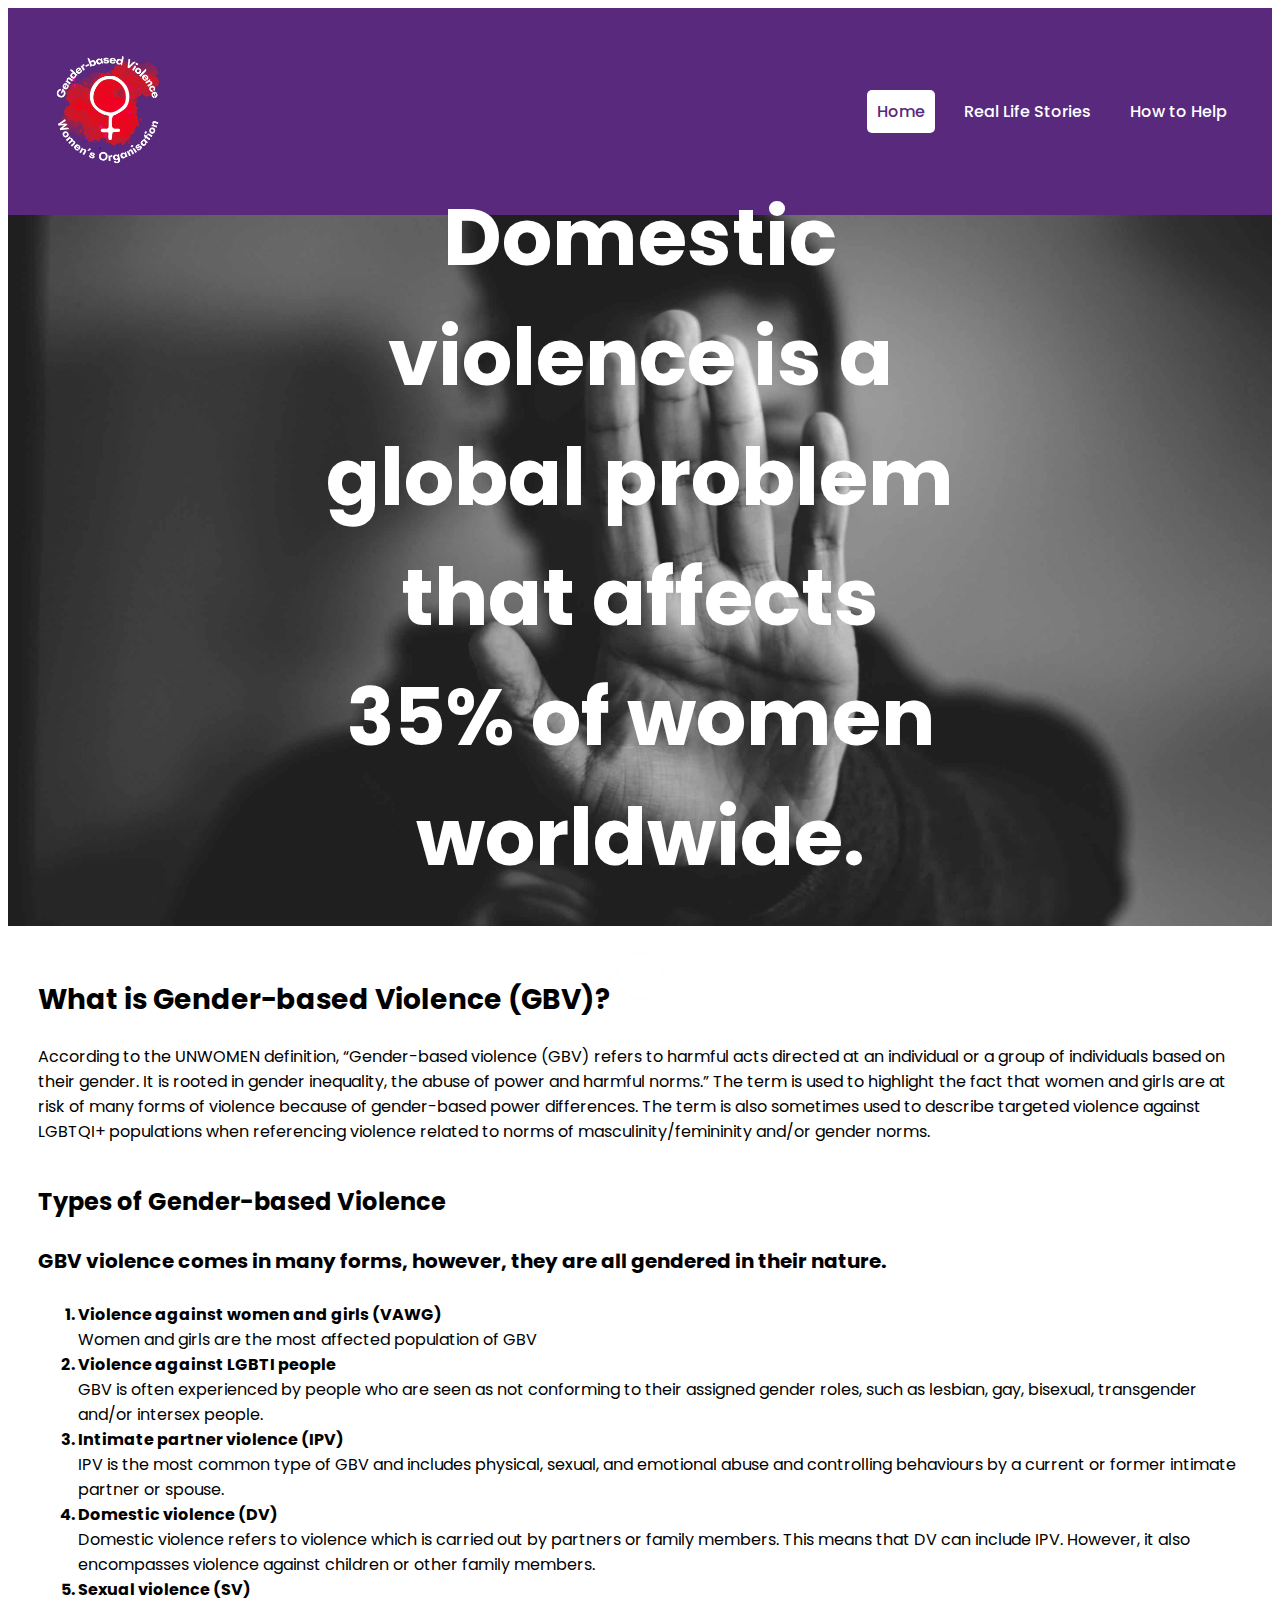
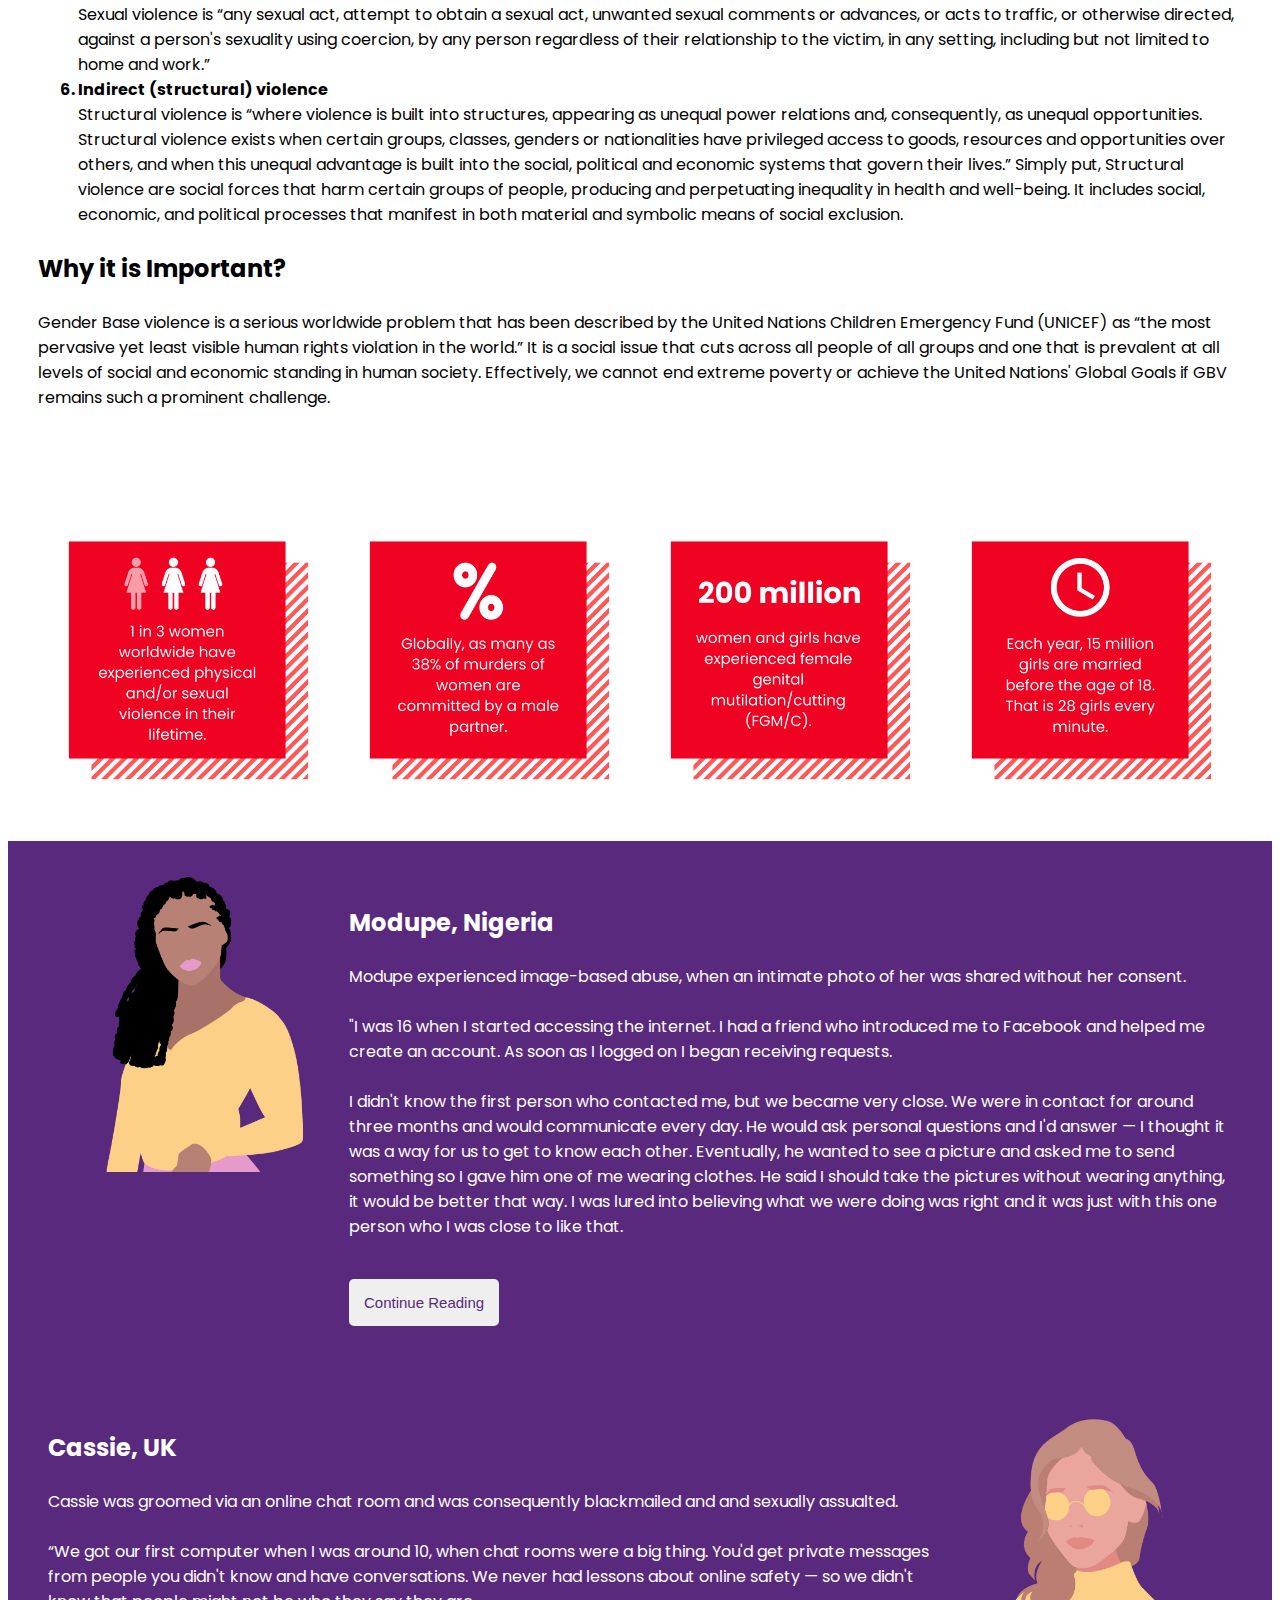
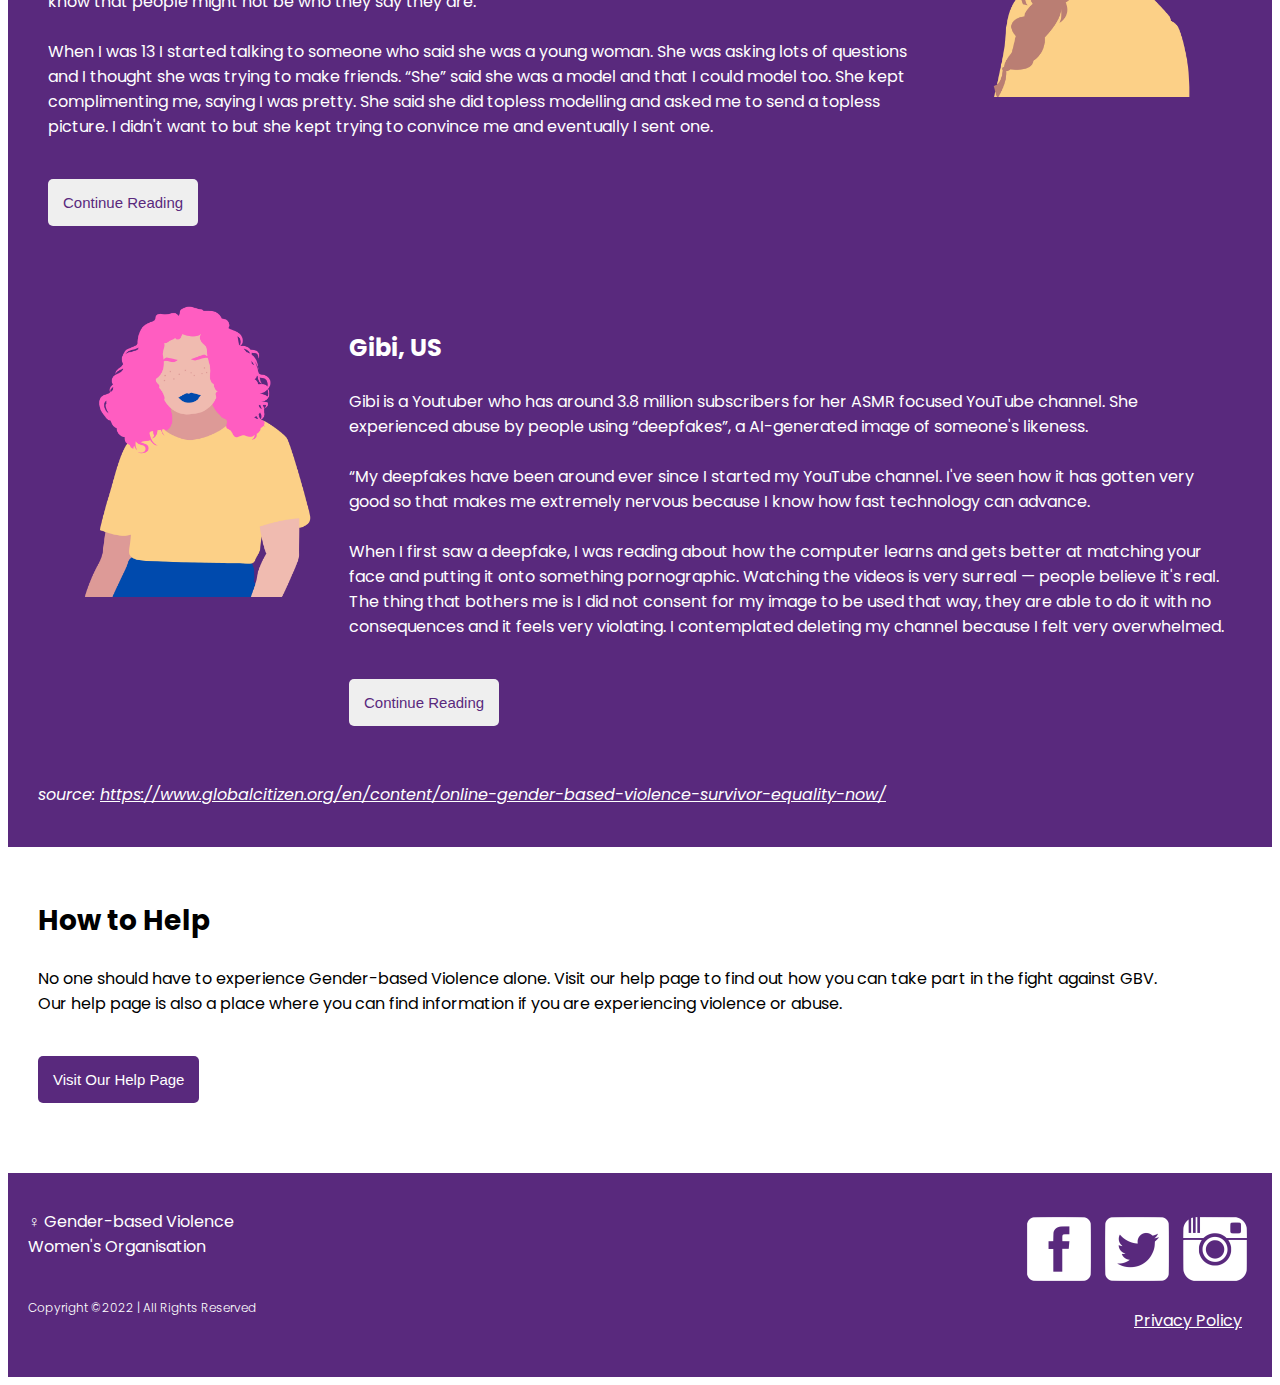
<file: index.html>
<!DOCTYPE html>
<html lang="en">

<head>
    <title>Gender-based Violence | Women's Organisation</title>
    <link rel="stylesheet" href="./css/main.css" />
    <link rel="stylesheet" href="https://fonts.googleapis.com/css2?family=Poppins">
</head>

<body>
    <header>
        <div class="nav-container">
            <nav>
                <div>
                    <img src="images/logo.png" alt="logo" class="logo"></img>
                </div>
                <input type="checkbox" id="nav-toggle">
                <label for="nav-toggle" class="burger-menu">
                    <img src="images/menu.png" alt="menu icon">
                </label>
                <div class="right-menu">
                    <a class="right-menu-active" href="./index.html">Home</a>
                    <a href="./real-life-stories.html">Real Life Stories</a>
                    <a href="./how-to-help.html">How to Help</a>
                </div>
            </nav>
        </div>
    </header>

    <main>
        <div class="hero">
            <img src="images/GBV-10.jpg" alt="woman putting hand out to cover her face" width="100%"></img>
            <div class="centered">
                <h1>Domestic violence is a global problem that affects 35% of women worldwide.</h1>

                <a href="#intro">
                    <img src="images/scroll-button.png" alt="scroll down button" width="8%">
                </a>
            </div>
        </div>

        <div id="intro" class="intro">
            <h2>What is Gender-based Violence (GBV)?</h2>
            <p>According to the UNWOMEN definition, “Gender-based violence (GBV) refers to harmful acts directed at
                an
                individual or a group of individuals based on their gender. It is rooted in gender inequality, the
                abuse
                of
                power and harmful norms.” The term is used to highlight the fact that women and girls are at risk of
                many
                forms of violence because of gender-based power differences. The term is also sometimes used to
                describe
                targeted violence against LGBTQI+ populations when referencing violence related to norms of
                masculinity/femininity and/or gender norms.</p>

            <h3>Types of Gender-based Violence</h3>
            <h4>GBV violence comes in many forms, however, they are all gendered in their nature.</h4>

            <div>
                <ol>
                    <b>
                        <li>Violence against women and girls (VAWG)</li>
                    </b>
                    Women and girls are the most affected population of GBV

                    <b>
                        <li>Violence against LGBTI people</li>
                    </b>
                    GBV is often experienced by people who are seen as not conforming to their assigned gender
                    roles,
                    such
                    as
                    lesbian, gay, bisexual, transgender and/or intersex people.

                    <b>
                        <li>Intimate partner violence (IPV)</li>
                    </b>
                    IPV is the most common type of GBV and includes physical, sexual, and emotional abuse and
                    controlling
                    behaviours by a current or former intimate partner or spouse.

                    <b>
                        <li>Domestic violence (DV)</li>
                    </b>
                    Domestic violence refers to violence which is carried out by partners or family members. This
                    means
                    that
                    DV
                    can include IPV. However, it also encompasses violence against children or other family members.

                    <b>
                        <li>Sexual violence (SV)</li>
                    </b>
                    Sexual violence is “any sexual act, attempt to obtain a sexual act, unwanted sexual comments or
                    advances, or
                    acts to traffic, or otherwise directed, against a person's sexuality using coercion, by any
                    person
                    regardless of their relationship to the victim, in any setting, including but not limited to
                    home
                    and
                    work.”

                    <b>
                        <li>Indirect (structural) violence</li>
                    </b>
                    Structural violence is “where violence is built into structures, appearing as unequal power
                    relations
                    and,
                    consequently, as unequal opportunities. Structural violence exists when certain groups, classes,
                    genders
                    or
                    nationalities have privileged access to goods, resources and opportunities over others, and when
                    this
                    unequal advantage is built into the social, political and economic systems that govern their
                    lives.”
                    Simply
                    put, Structural violence are social forces that harm certain groups of people, producing and
                    perpetuating
                    inequality in health and well-being. It includes social, economic, and political processes that
                    manifest
                    in
                    both material and symbolic means of social exclusion.
                </ol>
            </div>

            <h3>Why it is Important?</h3>
            <p>Gender Base violence is a serious worldwide problem that has been described by the United Nations
                Children
                Emergency Fund (UNICEF) as “the most pervasive yet least visible human rights violation in the
                world.”
                It is
                a social issue that cuts across all people of all groups and one that is prevalent at all levels of
                social
                and economic standing in human society. Effectively, we cannot end extreme poverty or achieve the
                United
                Nations' Global Goals if GBV remains such a prominent challenge.</p>
        </div>

        <div class="index-stats">
            <img src="images/stat-1.png" alt="statistic"></img>
            <img src="images/stat-2.png" alt="statistic"></img>
            <img src="images/stat-3.png" alt="statistic"></img>
            <img src="images/stat-4.png" alt="statistic"></img>
        </div>

        <div class="media">
            <div class="image"><img src="images/girl-3.png" alt="graphic of a woman"></img></div>
            <div class="text">
                <h3>Modupe, Nigeria</h3>
                <p>Modupe experienced image-based abuse, when an intimate photo of her was shared without her
                    consent.
                    <br><br>
                    "I was 16 when I started accessing the internet. I had a friend who introduced me to
                    Facebook
                    and
                    helped
                    me create an account. As soon as I logged on I began receiving requests. <br><br>
                    I didn't know the first person who contacted me, but we became very close. We were in
                    contact
                    for
                    around
                    three months and would communicate every day. He would ask personal questions and I'd answer
                    — I
                    thought
                    it was a way for us to get to know each other. Eventually, he wanted to see a picture and
                    asked
                    me
                    to
                    send something so I gave him one of me wearing clothes. He said I should take the pictures
                    without
                    wearing anything, it would be better that way. I was lured into believing what we were doing
                    was
                    right
                    and it was just with this one person who I was close to like that.
                </p>
                <a href="./real-life-stories.html#Modupe"><button class="button index-stories-button">Continue
                        Reading</button></a>
            </div>
        </div>

        <div class="media flipped">
            <div class="image"><img src="images/girl-2.png" alt="graphic of a woman"></img></div>
            <div class="text">
                <h3>Cassie, UK</h3>
                <p>Cassie was groomed via an online chat room and was consequently blackmailed and and sexually
                    assualted.
                    <br><br>
                    “We got our first computer when I was around 10, when chat rooms were a big thing. You'd get
                    private
                    messages from people you didn't know and have conversations. We never had lessons about online
                    safety —
                    so we didn't know that people might not be who they say they are. <br><br>
                    When I was 13 I started talking to someone who said she was a young woman. She was asking lots
                    of
                    questions and I thought she was trying to make friends. “She” said she was a model and that I
                    could
                    model too. She kept complimenting me, saying I was pretty. She said she did topless modelling
                    and
                    asked
                    me to send a topless picture. I didn't want to but she kept trying to convince me and eventually
                    I
                    sent
                    one.
                </p>
                <a href="./real-life-stories.html#Cassie"><button class="button index-stories-button">Continue
                    Reading</button></a>
            </div>
        </div>

        <div class="media">
            <div class="image"><img class="image" src="images/girl-1.png" alt="graphic of a woman"></img></div>
            <div class="text">
                <h3>Gibi, US</h3>
                <p>Gibi is a Youtuber who has around 3.8 million subscribers for her ASMR focused YouTube channel.
                    She
                    experienced abuse by people using “deepfakes”, a AI-generated image of someone's likeness.
                    <br><br>
                    “My deepfakes have been around ever since I started my YouTube channel. I've seen how it has
                    gotten
                    very
                    good so that makes me extremely nervous because I know how fast technology can advance. <br><br>
                    When I first saw a deepfake, I was reading about how the computer learns and gets better at
                    matching
                    your face and putting it onto something pornographic. Watching the videos is very surreal —
                    people
                    believe it's real. The thing that bothers me is I did not consent for my image to be used that
                    way,
                    they
                    are able to do it with no consequences and it feels very violating. I contemplated deleting my
                    channel
                    because I felt very overwhelmed.
                </p>
                <a href="./real-life-stories.html#Gibi"><button class="index-stories-button">Continue
                        Reading</button></a>
            </div>
        </div>

        <div class="source">
            <p><i>source: <a
                        href="https://www.globalcitizen.org/en/content/online-gender-based-violence-survivor-equality-now/">https://www.globalcitizen.org/en/content/online-gender-based-violence-survivor-equality-now/</a></i>
            </p>
        </div>

        <div class="help-section">
            <h2>How to Help</h2>
            <p>No one should have to experience Gender-based Violence alone. Visit our help page to find out how you can
                take part in the fight against GBV. <br>
                Our help page is also a place where you can find information if you are experiencing violence or abuse.
            </p>
            <a href="./how-to-help.html"><button class="help-section-button">Visit Our Help Page</button></a>
        </div>

    </main>

    <footer>
        <div class="footer-container">
            <div>
                <p>
                    ♀ Gender-based Violence <br>
                    Women's Organisation
                </p>
                <p class="copyright">
                    Copyright ©2022 | All Rights Reserved
                </p>
            </div>

            <div class="right-footer">
                <div>
                    <img src="./images/facebook.png" alt="Facebook" class="social-icons">
                    <img src="./images/twitter.png" alt="Twitter" class="social-icons">
                    <img src="./images/instagram.png" alt="Instagram" class="social-icons">
                </div>
                <div class="footer-link">
                    <a href="./privacy-policy.html">Privacy Policy</a>
                </div>
            </div>
        </div>
    </footer>
</body>

</html>
</file>
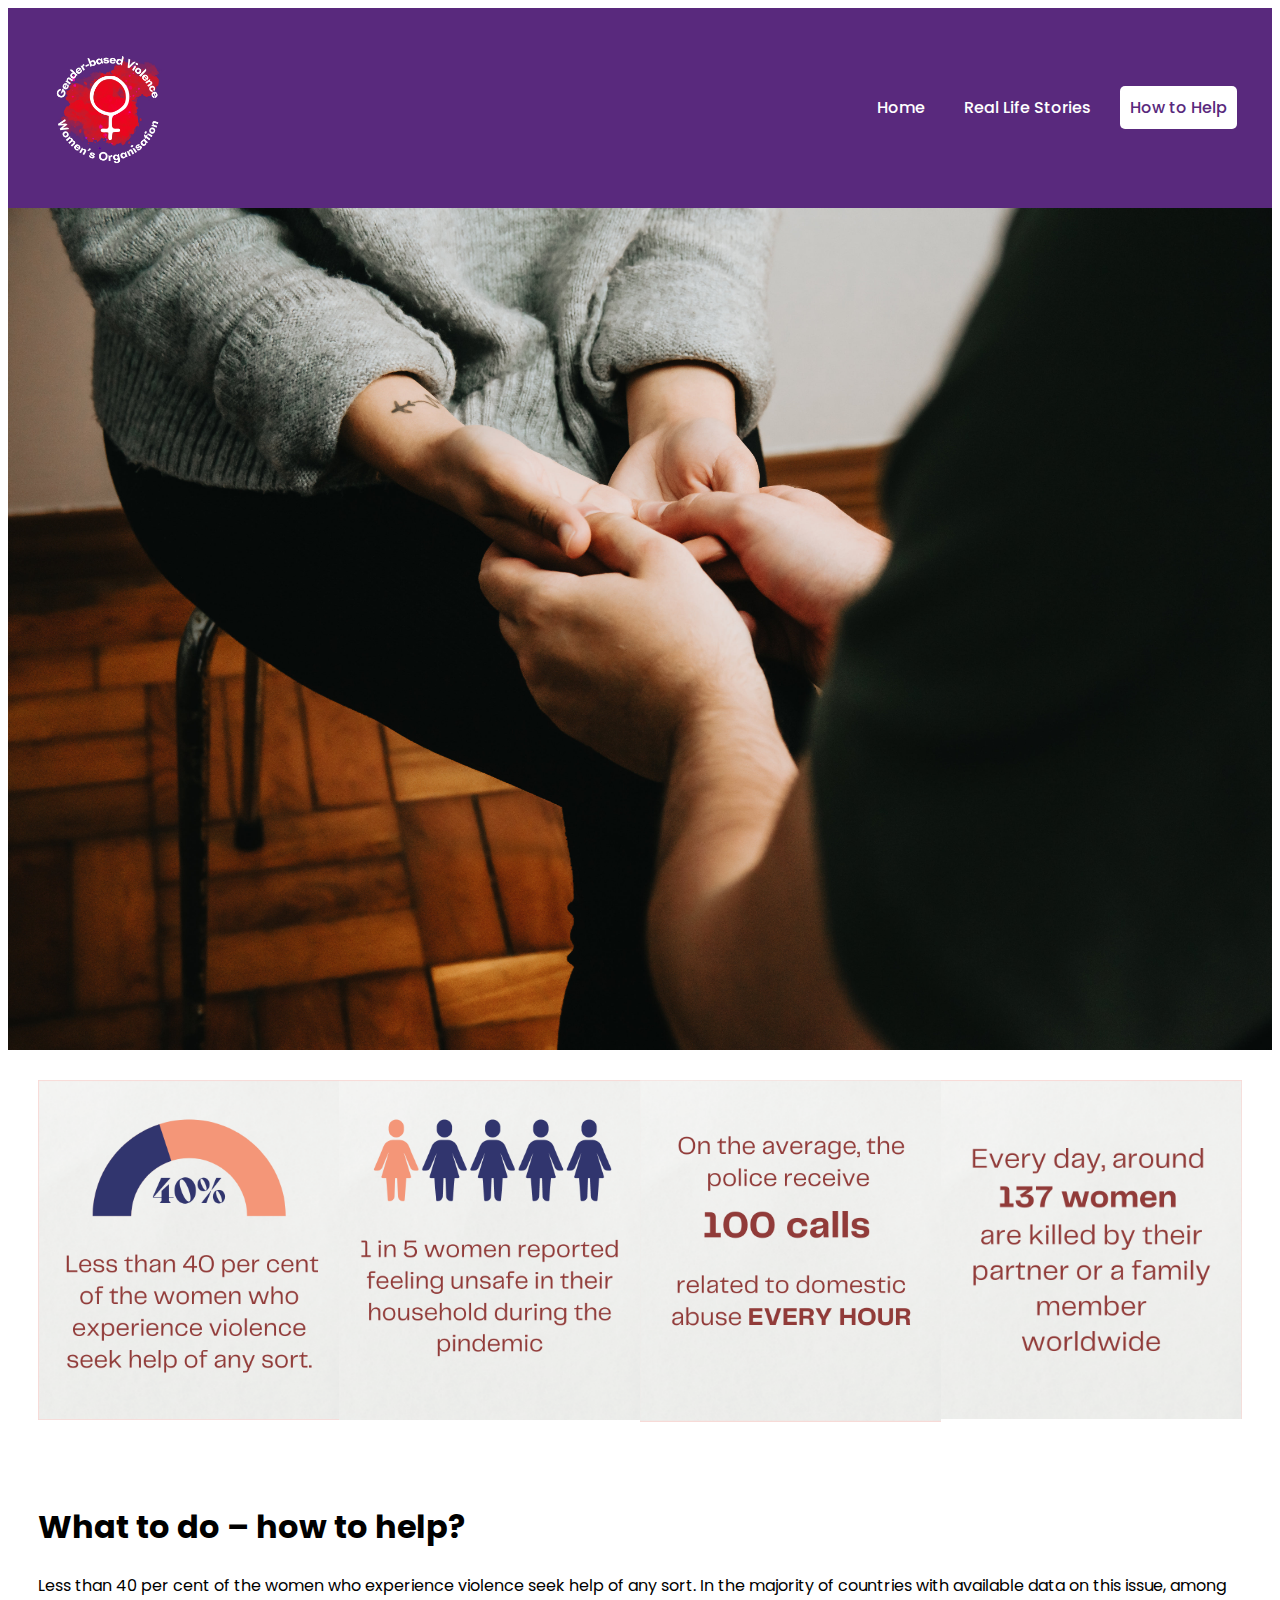
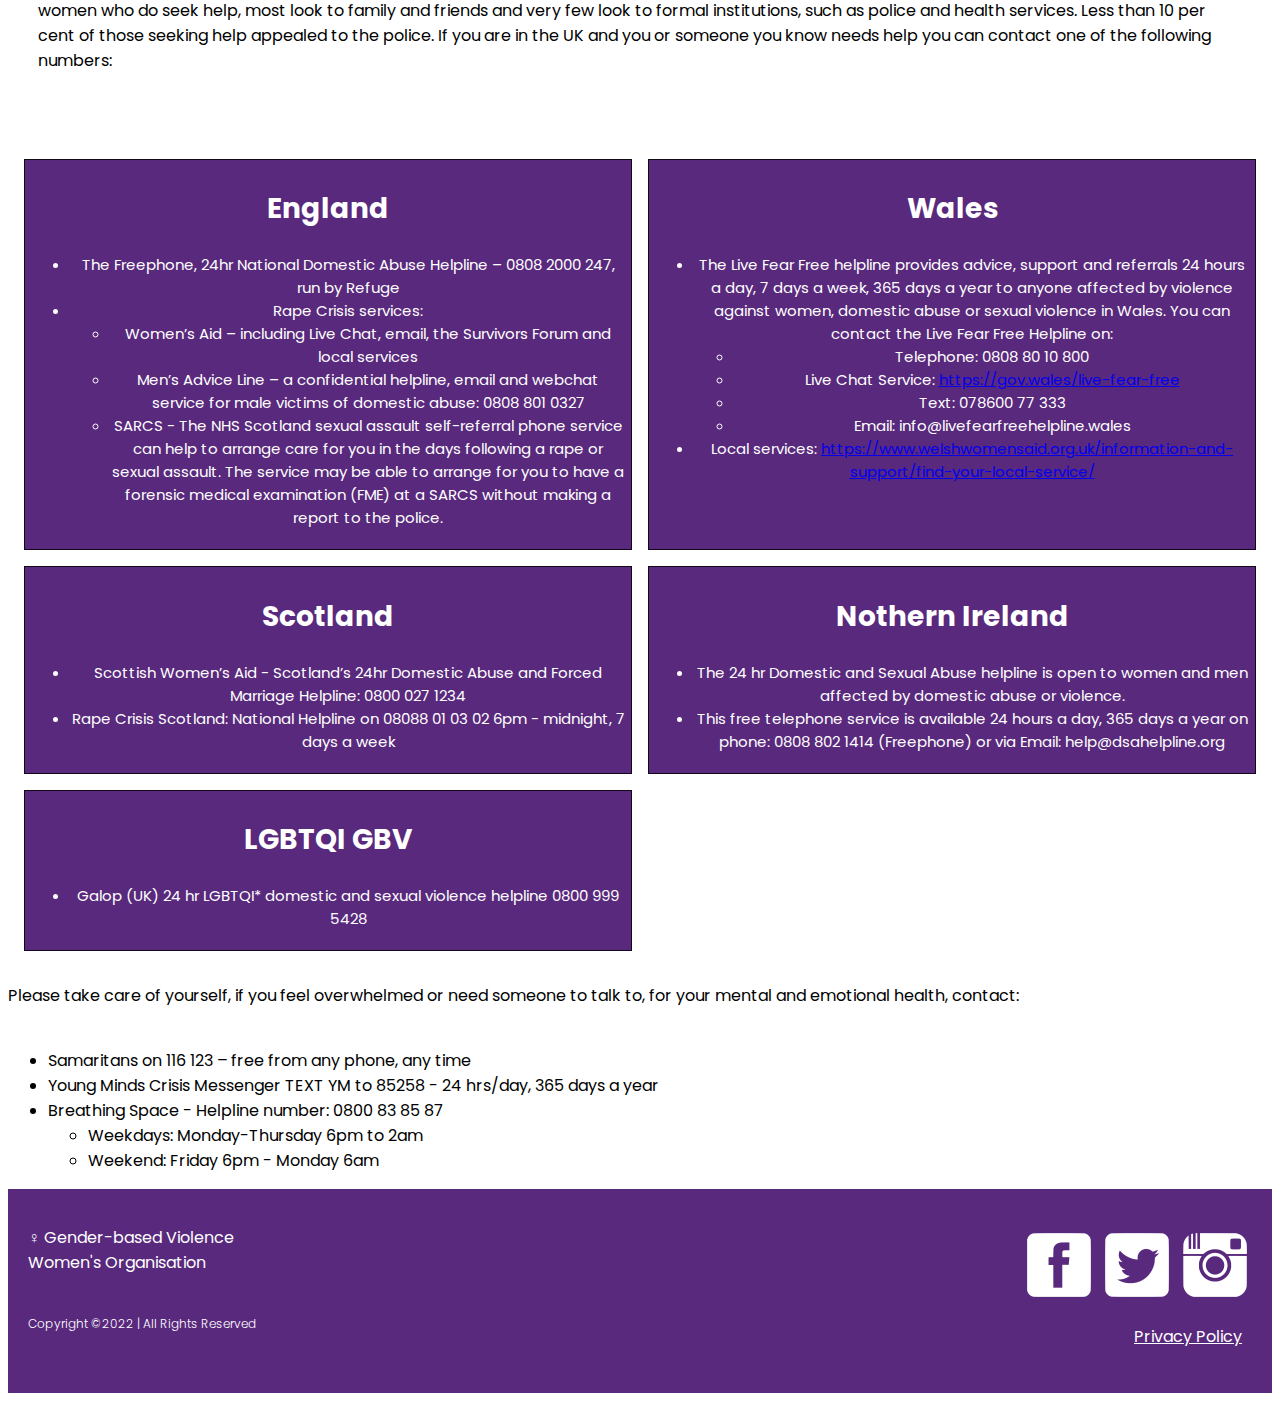
<file: how-to-help.html>
<!DOCTYPE html>
<html lang="en">

<head>
    <title>Gender-based Violence | Women's Organisation</title>
    <link rel="stylesheet" href="./css/main.css" />
    <link rel="stylesheet" href="https://fonts.googleapis.com/css2?family=Poppins">
</head>

<body>
    <header>
        <div class="nav-container">
            <nav>
                <img src="images/logo.png" alt="logo" class="logo"></img>
                <div></div>
                <input type="checkbox" id="nav-toggle">
                <label for="nav-toggle" class="burger-menu">
                    <img src="images/menu.png" alt="">
                </label>
                <div class="right-menu">
                    <a href="./index.html">Home</a>
                    <a href="./real-life-stories.html">Real Life Stories</a>
                    <a class="right-menu-active" href="./how-to-help.html">How to Help</a>
                </div>
            </nav>
        </div>
    </header>

    <main>

<section class ="hero">
    <img src="images/help.jpg" alt="Holding Woman's hand">
</section>

<section class="index-stats">
    <img src="images/help-stat.png" alt="statistic"></img>
    <img src="images/help-stat1.png" alt="statistic"></img>
    <img src="images/help-stat2.png" alt="statistic"></img>
    <img src="images/help-stat3.png" alt="statistic"></img>
</section>

<section class="intro">
    <h1>What to do – how to help? </h1>
    <p> Less than 40 per cent of the women who experience violence seek help of any sort. In the majority of countries with available data on this issue, among women who do seek help, most look to family and friends and very few look to formal institutions, such as police and health services. Less than 10 per cent of those seeking help appealed to the police.
        If you are in the UK and you or someone you know needs help you can contact one of the following numbers:
        </p>

</section>

<section class="contact">
<div class="grid-container">
    <div class="grid-item" class="england">
        <h2>England</h2>
        <ul>
            <li> The Freephone, 24hr National Domestic Abuse Helpline – 0808 2000 247, run by Refuge </li>
            <li>  Rape Crisis services:</li>
            <ul>
                <li>Women’s Aid – including Live Chat, email, the Survivors Forum and local services</li>
                <li> Men’s Advice Line – a confidential helpline, email and webchat service for male victims of domestic abuse: 0808 801 0327</li>
                <li>SARCS - The NHS Scotland sexual assault self-referral phone service can help to arrange care for you in the days following a rape or sexual assault. The service may be able to arrange for you to have a forensic medical examination (FME) at a SARCS without making a report to the police.</li>
            </ul>
        </ul>
    </div>

    <div class="grid-item" class="wales">
        <h2> Wales </h2>
        <ul>
            <li> The Live Fear Free helpline provides advice, support and referrals 24 hours a day, 7 days a week, 365 days a year to anyone affected by violence against women, domestic abuse or sexual violence in Wales. You can contact the Live Fear Free Helpline on: </li>
            <ul>
                <li>Telephone: 0808 80 10 800</li>
                <li>Live Chat Service: <a href="https://gov.wales/live-fear-free">https://gov.wales/live-fear-free</a> </li>
                <li>Text: 078600 77 333</li>
                <li>Email: info@livefearfreehelpline.wales</li>
            </ul>
            <li>Local services: <a href="https://www.welshwomensaid.org.uk/information-and-support/find-your-local-service/">https://www.welshwomensaid.org.uk/information-and-support/find-your-local-service/</a></li>
        </ul>

    </div>

    <div class="grid-item" class="scotland">
        <h2> Scotland</h2>
        <ul>
            <li> Scottish Women’s Aid - Scotland’s 24hr Domestic Abuse and Forced Marriage Helpline: 0800 027 1234</li>
            <li> Rape Crisis Scotland: National Helpline on 08088 01 03 02 6pm - midnight, 7 days a week</li>
        </ul>
    </div>

    <div class="grid-item" class="ireland">
        <h2>Nothern Ireland </h2>
        <ul>
            <li>The 24 hr Domestic and Sexual Abuse helpline is open to women and men affected by domestic abuse or violence. </li>
            <li>This free telephone service is available 24 hours a day, 365 days a year on phone: 0808 802 1414 (Freephone) or via Email: help@dsahelpline.org </li>
        </ul>
    </div>

    <div class="grid-item" class="lgbt">
        <h2> LGBTQI GBV</h2>
        <ul>
            <li>Galop (UK) 24 hr LGBTQI* domestic and sexual violence helpline 0800 999 5428</li>
        </ul>

    </div>
</div>
</section>

<section class="final">
    <p> Please take care of yourself, if you feel overwhelmed or need someone to talk to, for your mental and emotional health,  contact:</p>
    <ul>
        <li> Samaritans on 116 123 – free from any phone, any time </li>
        <li> Young Minds Crisis Messenger TEXT YM to 85258 - 24 hrs/day, 365 days a year </li>
        <li> Breathing Space - Helpline number: 0800 83 85 87</li>
        <ul>
            <li>Weekdays: Monday-Thursday 6pm to 2am</li>
            <li>Weekend: Friday 6pm - Monday 6am</li>
        </ul>
    </ul>


</section>

    </main>



    <footer>
        <div class="footer-container">
            <div>
                <p>
                    ♀ Gender-based Violence <br>
                    Women's Organisation
                </p>
                <p class="copyright">
                    Copyright ©2022 | All Rights Reserved
                </p>
            </div>

            <div class="right-footer">
                <div>
                    <img src="./images/facebook.png" alt="Facebook" class="social-icons">
                    <img src="./images/twitter.png" alt="Twitter" class="social-icons">
                    <img src="./images/instagram.png" alt="Instagram" class="social-icons">
                </div>
                <div class="footer-link">
                    <a href="./privacy-policy.html">Privacy Policy</a>
                </div>
            </div>
        </div>
    </footer>

</body>

</html>
</file>
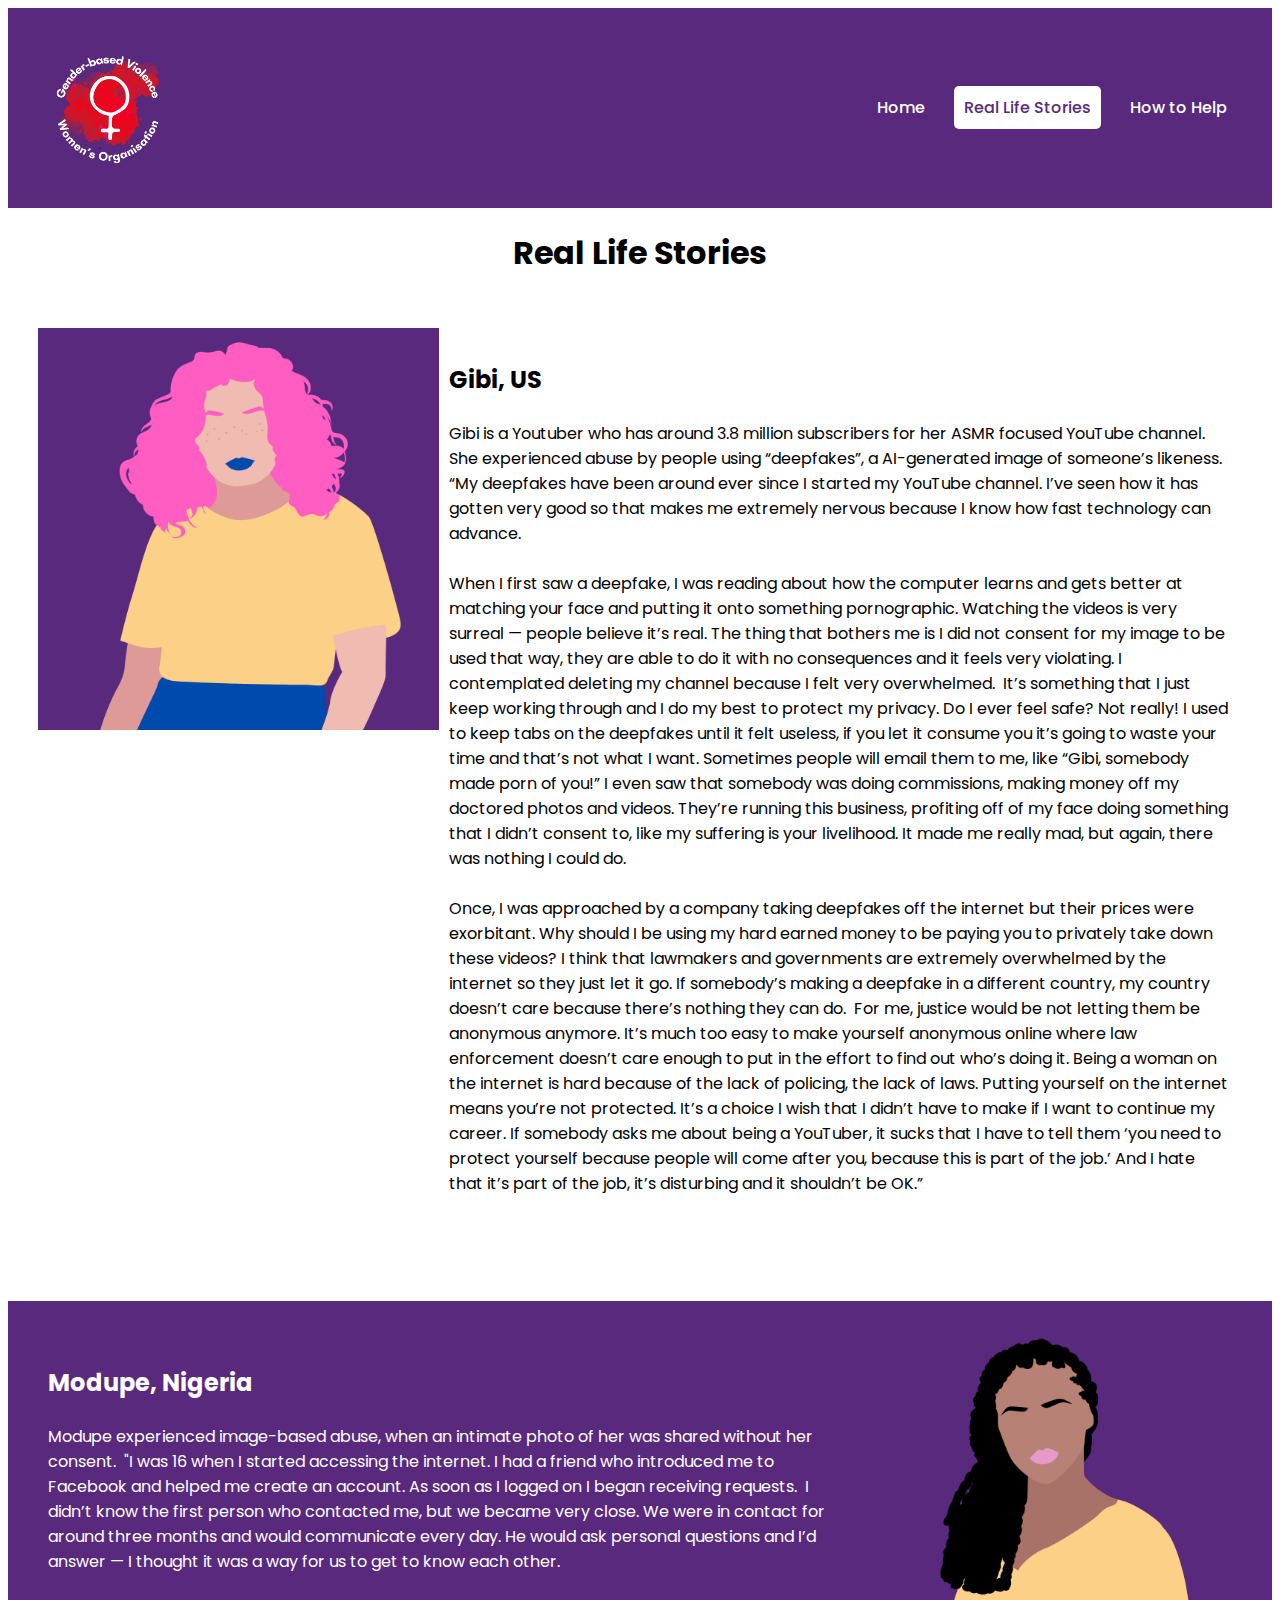
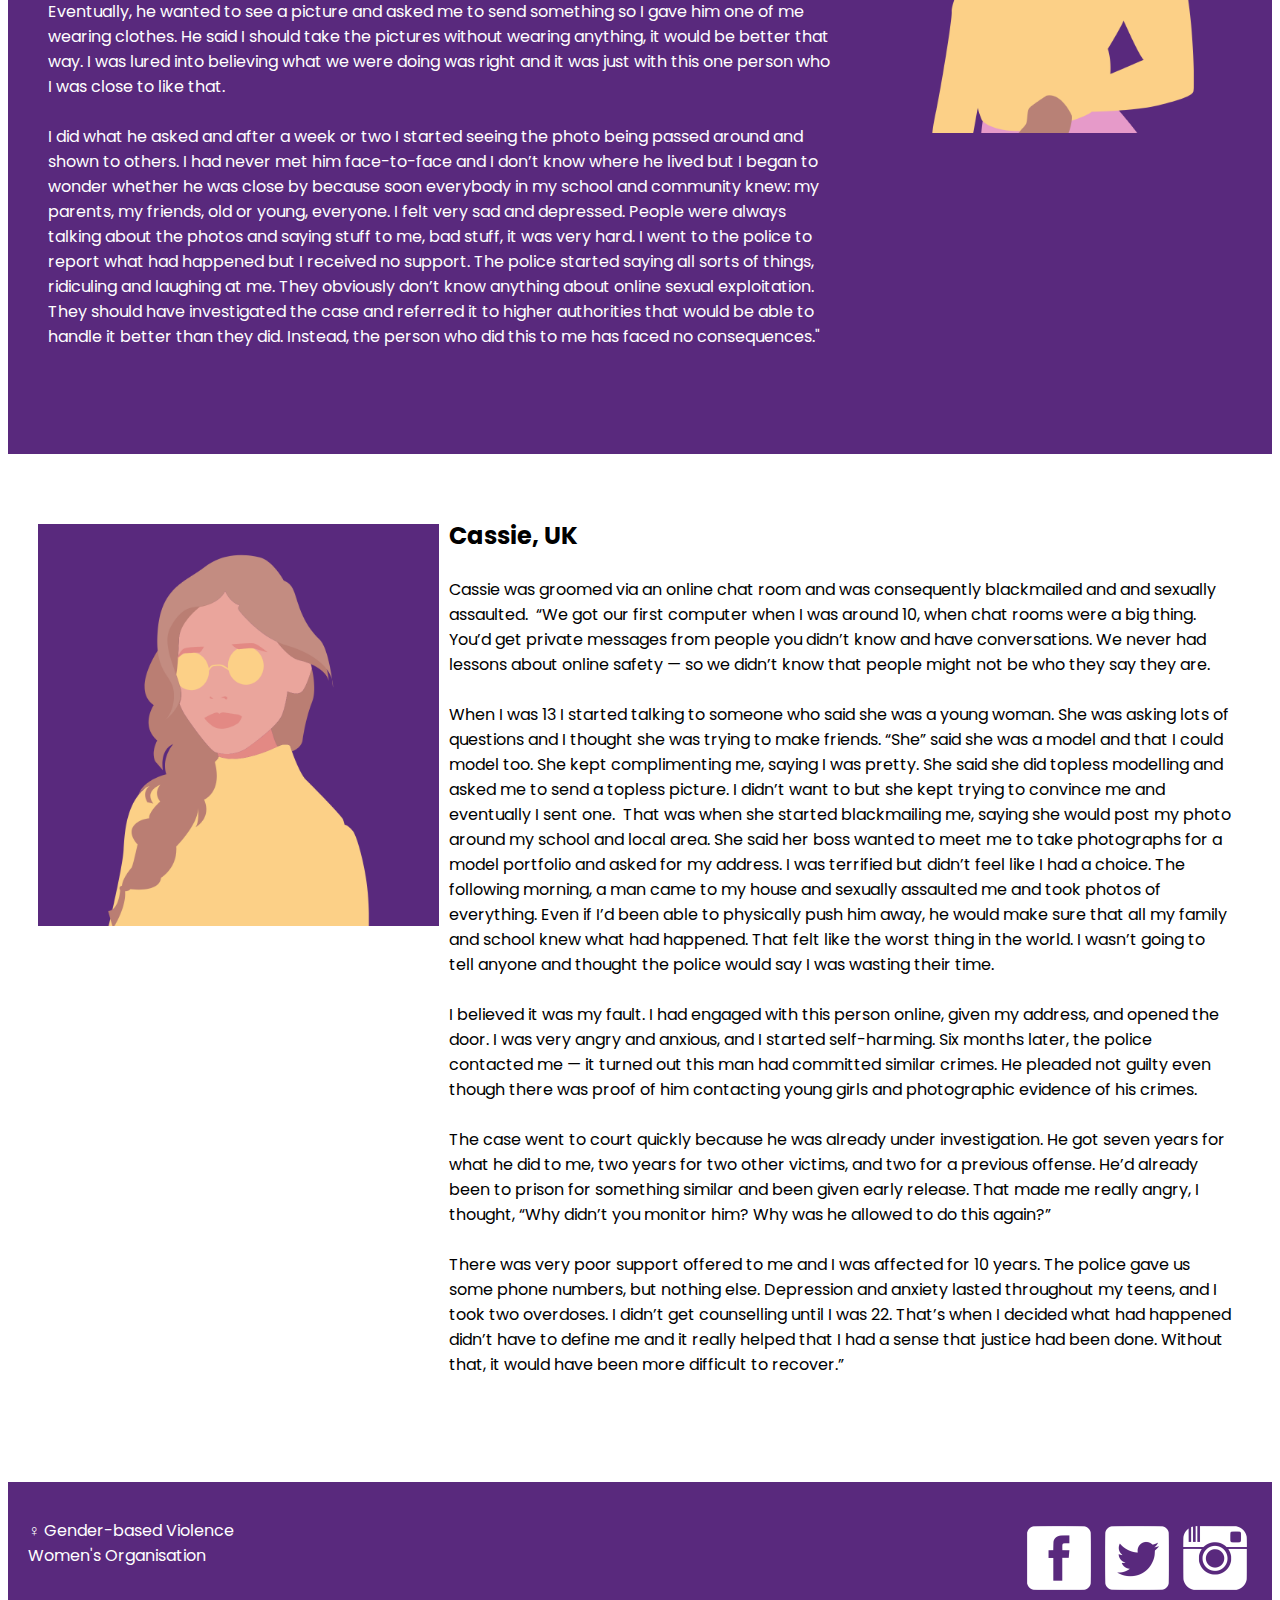
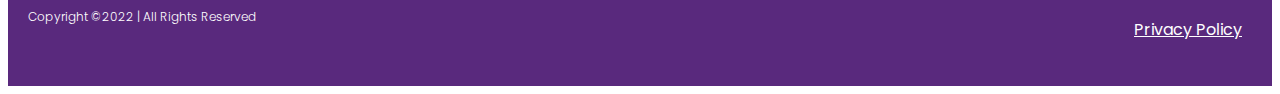
<file: real-life-stories.html>
<!DOCTYPE html>
<html lang="en">

<head>
    <title>Gender-based Violence | Women's Organisation</title>
    <link rel="stylesheet" href="./css/main.css" />
    <link rel="stylesheet" href="https://fonts.googleapis.com/css2?family=Poppins">
</head>

<body>
    <header>
        <div class="nav-container">
            <nav>
                <img src="images/logo.png" alt="logo" class="logo"></img>
                <div></div>
                <input type="checkbox" id="nav-toggle">
                <label for="nav-toggle" class="burger-menu">
                    <img src="images/menu.png" alt="">
                </label>
                <div class="right-menu">
                    <a href="./index.html">Home</a>
                    <a class="right-menu-active" href="./real-life-stories.html">Real Life Stories</a>
                    <a href="./how-to-help.html">How to Help</a>
                </div>
            </nav>
        </div>
    </header>

    <main>

    <div class="title">
        <h1>Real Life Stories</h1>
    </div>
    <div class="stories" >
        <a id="Gibi">
        <div class="story">
            <div class="image"><img class="image" src="images/girl-1.png" alt="graphic of a woman"></img></div>
            <div class="text">
                <h3>Gibi, US </h3>
                <p>
                    Gibi is a Youtuber who has around 3.8 million subscribers for her ASMR focused YouTube channel. She experienced abuse by people using “deepfakes”, a AI-generated image of someone’s likeness. 
“My deepfakes have been around ever since I started my YouTube channel. I’ve seen how it has gotten very good so that makes me extremely nervous because I know how fast technology can advance.  <br></br>
                    
When I first saw a deepfake, I was reading about how the computer learns and gets better at matching your face and putting it onto something pornographic. Watching the videos is very surreal — people believe it’s real. The thing that bothers me is I did not consent for my image to be used that way, they are able to do it with no consequences and it feels very violating. I contemplated deleting my channel because I felt very overwhelmed. 

It’s something that I just keep working through and I do my best to protect my privacy. Do I ever feel safe? Not really!
I used to keep tabs on the deepfakes until it felt useless, if you let it consume you it’s going to waste your time and that’s not what I want. Sometimes people will email them to me, like “Gibi, somebody made porn of you!” I even saw that somebody was doing commissions, making money off my doctored photos and videos. They’re running this business, profiting off of my face doing something that I didn’t consent to, like my suffering is your livelihood. It made me really mad, but again, there was nothing I could do.  <br></br>
                    
 Once, I was approached by a company taking deepfakes off the internet but their prices were exorbitant. Why should I be using my hard earned money to be paying you to privately take down these videos? I think that lawmakers and governments are extremely overwhelmed by the internet so they just let it go. If somebody’s making a deepfake in a different country, my country doesn’t care because there’s nothing they can do. 
For me, justice would be not letting them be anonymous anymore. It’s much too easy to make yourself anonymous online where law enforcement doesn’t care enough to put in the effort to find out who’s doing it.

Being a woman on the internet is hard because of the lack of policing, the lack of laws. Putting yourself on the internet means you’re not protected. It’s a choice I wish that I didn’t have to make if I want to continue my career. If somebody asks me about being a YouTuber, it sucks that I have to tell them ‘you need to protect yourself because people will come after you, because this is part of the job.’ And I hate that it’s part of the job, it’s disturbing and it shouldn’t be OK.”
<br></br>
                </p>
            </div>
        </div>
        </a>
        <a id="Modupe">
        <div class="story flipped">
            <div class="image"><img class="image" src="images/girl-3.png" alt="graphic of a woman"></img></div>
            <div class="text">
                <h3>Modupe, Nigeria </h3>
                <p>
                    Modupe experienced image-based abuse, when an intimate photo of her was shared without her consent. 
                    "I was 16 when I started accessing the internet. I had a friend who introduced me to Facebook and helped me create an account. As soon as I logged on I began receiving requests. 
                    I didn’t know the first person who contacted me, but we became very close. We were in contact for around three months and would communicate every day. He would ask personal questions and I’d answer — I thought it was a way for us to get to know each other.  <br></br>
                                        
                       Eventually, he wanted to see a picture and asked me to send something so I gave him one of me wearing clothes. He said I should take the pictures without wearing anything, it would be better that way. I was lured into believing what we were doing was right and it was just with this one person who I was close to like that.  <br></br>
                                        
                      I did what he asked and after a week or two I started seeing the photo being passed around and shown to others. I had never met him face-to-face and I don’t know where he lived but I began to wonder whether he was close by because soon everybody in my school and community knew: my parents, my friends, old or young, everyone. I felt very sad and depressed. People were always talking about the photos and saying stuff to me, bad stuff, it was very hard.
                    I went to the police to report what had happened but I received no support. The police started saying all sorts of things, ridiculing and laughing at me. They obviously don’t know anything about online sexual exploitation. They should have investigated the case and referred it to higher authorities that would be able to handle it better than they did. Instead, the person who did this to me has faced no consequences."
                    <br></br>
                </p>
            </div>
        </div>
        </a>

        <a id="Cassie">
        <div class="story">
            <div class="image2"><img class="image2" src="images/girl-2.png" alt="graphic of a woman"></img></div>
            <div class="text">
                <h3>Cassie, UK </h3>
                <p>
                    Cassie was groomed via an online chat room and was consequently blackmailed and and sexually assaulted. 
“We got our first computer when I was around 10, when chat rooms were a big thing. You’d get private messages from people you didn’t know and have conversations. We never had lessons about online safety — so we didn’t know that people might not be who they say they are. 
 <br></br>

  When I was 13 I started talking to someone who said she was a young woman. She was asking lots of questions and I thought she was trying to make friends. “She” said she was a model and that I could model too. She kept complimenting me, saying I was pretty. She said she did topless modelling and asked me to send a topless picture. I didn’t want to but she kept trying to convince me and eventually I sent one. 
That was when she started blackmailing me, saying she would post my photo around my school and local area. She said her boss wanted to meet me to take photographs for a model portfolio and asked for my address. I was terrified but didn’t feel like I had a choice. The following morning, a man came to my house and sexually assaulted me and took photos of everything. Even if I’d been able to physically push him away, he would make sure that all my family and school knew what had happened. That felt like the worst thing in the world. I wasn’t going to tell anyone and thought the police would say I was wasting their time.  <br></br>
                    
   I believed it was my fault. I had engaged with this person online, given my address, and opened the door. I was very angry and anxious, and I started self-harming. Six months later, the police contacted me — it turned out this man had committed similar crimes. He pleaded not guilty even though there was proof of him contacting young girls and photographic evidence of his crimes. <br></br>
                    
  The case went to court quickly because he was already under investigation. He got seven years for what he did to me, two years for two other victims, and two for a previous offense. He’d already been to prison for something similar and been given early release. That made me really angry, I thought, “Why didn’t you monitor him? Why was he allowed to do this again?”  <br></br>
                    
 There was very poor support offered to me and I was affected for 10 years. The police gave us some phone numbers, but nothing else. Depression and anxiety lasted throughout my teens, and I took two overdoses. I didn’t get counselling until I was 22. That’s when I decided what had happened didn’t have to define me and it really helped that I had a sense that justice had been done. Without that, it would have been more difficult to recover.”  <br></br>
                </p>
            </div>
        </div>
        </a>
    </div>


        
    </main>

    <footer>
        <div class="footer-container">
            <div>
                <p>
                    ♀ Gender-based Violence <br>
                    Women's Organisation
                </p>
                <p class="copyright">
                    Copyright ©2022 | All Rights Reserved
                </p>
            </div>

            <div class="right-footer">
                <div>
                    <img src="./images/facebook.png" alt="Facebook" class="social-icons">
                    <img src="./images/twitter.png" alt="Twitter" class="social-icons">
                    <img src="./images/instagram.png" alt="Instagram" class="social-icons">
                </div>
                <div class="footer-link">
                    <a href="./privacy-policy.html">Privacy Policy</a>
                </div>
            </div>
        </div>
    </footer>

</body>

</html>
</file>
<file: css/main.css>
body {
    color: black;
    font-family: Poppins;
    background-color: white;
    /* grid-template-rows: auto 1fr auto; */
}

* {
    box-sizing: border-box;
}

.grid {
    display: grid;
    grid-template-columns: repeat(3, 1fr);
    /* grid-template-rows: 30% 200px auto; */
    grid-gap: 1em;
}

.grid>* {
    display: grid;
    /* align-items: center;
    justify-content: center; */
}


/* header,
article,
footer {
    background: lightgray;
    padding: 1em;
} */

header,
footer {
    grid-column: 1 / 4;
}


.nav-container {
    width: 100%;
    background: #59297d;
}

nav {
    margin: 0 auto;
    display: grid;
    grid-template-columns: auto 1fr auto;
    padding: 20px;
}

nav a {
    color: white;
    text-decoration: none;
    padding: 10px;
    transition: .3s all ease-in-out;
}

nav a:hover {
    color: #59297d;
    background-color: white;
    padding: 10px;
    border-radius: 5px;
}

.right-menu-active {
    background-color: white;
    color: #59297d;
    border-radius: 5px;
}

.right-menu {
    grid-column: 3;
    align-self: center;
}

.right-menu a {
    padding: 10px;
    margin-right: 15px;
    font-size: 16px;
    font-weight: 500;
}

.logo {
    width: 30%;
    padding: 1rem;
}

.burger-menu {
    grid-column: 3;
    align-self: center;
    margin-right: 20px;
}

#nav-toggle,
.burger-menu {
    display: none;
}

@media only screen and (max-width: 1025px) {
    .burger-menu {
        display: inline-block;
    }

    .right-menu {
        display: none;
    }

    #nav-toggle:checked~.right-menu {
        display: grid;
        grid-row: 2;
    }
}

.burger-menu {
    width: 40px;
}

.hero {
    display: grid;
    position: relative;
    text-align: center;
    font-size: 40px;
    color: white;
}

@media only screen and (max-width: 1025px) {
    .hero {
        font-size: 20px;
    }
}

.centered {
    position: absolute;
    top: 50%;
    left: 50%;
    transform: translate(-50%, -50%);
}


h2 {
    font-size: 28px;
}

h3 {
    font-size: 24px;
}

h4 {
    font-size: 20px;
}

p {
    margin-bottom: 40px;
}

.intro {
    padding: 30px;
}

.index-stats {
    padding: 30px;
    display: grid;
    grid-template-columns: repeat(4, 1fr);
    width: 100%;
    grid-template-areas: "1 2 3 4";
}

@media only screen and (max-width: 1025px) {
    .index-stats {
        grid-template-columns: repeat(2, 1fr);
        grid-template-areas: "1 2"
            "3 4";
    }
}

.index-stat1 {
    grid-area: 1;
}

.index-stat2 {
    grid-area: 2;
}

.index-stat3 {
    grid-area: 3;
}

.index-stat4 {
    grid-area: 4;
}

.index-stats img {
    width: 100%;
}


.index-stories {
    background: #59297d;
    color: white;
    padding: 30px;
}

/* .index-grid {
    display: grid;
    width: 100%;
    grid-template-columns: 1fr 1fr;
    grid-template-areas: "story1pic story1text"
        "story2text story2pic"
        "story3pic story3text";
} */


.media {
    background-color: #59297d;
    padding: 30px;
}

.media {
    display: grid;
    grid-template-columns: 1fr 3fr;
    grid-template-areas: "img content";
}

@media only screen and (max-width: 1025px) {
    .media {
        grid-template-columns: 1fr;
        grid-template-areas: "img"
            "content";
    }
}

.media.flipped {
    grid-template-columns: 3fr 1fr;
    grid-template-areas: "content img";
}

@media only screen and (max-width: 1025px) {
    .media.flipped {
        grid-template-columns: 1fr;
        grid-template-areas: "img"
            "content";
    }
}

.media .image {
    grid-area: img;
}

.media .image img {
    width: 100%;
}

.media .text {
    grid-area: content;
    padding: 10px;
    color: white;
}

.index-stories-button {
    padding: 15px;
    color: #59297d;
    transition: .3s all ease-in-out;
    font-size: 15px;
    border: none;
    border-radius: 5px;
}

.index-stories-button:hover {
    color: white;
    background-color: #ef0222
}

.source {
    display: grid;
    background: #59297d;
    color: white;
    padding-left: 30px;
}

.source a {
    color: white;
}

.help-section {
    padding: 30px;
}

.help-section-button {
    padding: 15px;
    color: white;
    background-color: #59297d;
    transition: .3s all ease-in-out;
    font-size: 15px;
    border: none;
    border-radius: 5px;
    margin-bottom: 40px;
}

.help-section-button:hover {
    background-color: #ef0222
}

footer {
    background: #59297d;
    color: white;
    width: 100%;
}

.footer-container {
    display: grid;
    grid-template-columns: auto 1fr auto;
    padding: 20px;
}

footer a {
    color: white;
    padding: 10px;
    transition: .3s all ease-in-out;
}

.footer-link {
    text-align: end;
}

.footer-link a:hover {
    background-color: white;
    color: #59297d;
    border-radius: 5px;
}

.copyright {
    font-weight: 300;
    font-size: 12px;
}

.right-footer {
    grid-column: 3;
    align-self: center;
}

.social-icons {
    margin: 0px 5px 20px 5px;
}
img {
    height: auto;
    max-width: 100%;
}

.grid-container {
    display: grid;
    grid-template-columns: 1fr 1fr;
    grid-auto-rows: minmax(100px, auto);
    column-gap: 1em;
    row-gap: 1em;
    padding: 1em;
    color: white;
    }

.grid-item {
    font: 'Poppins', sans-serif;
    background-color: #59297D;
    border: 1px solid rgba(0, 0, 0, 0.8);
    padding: 5px;
    font-size: 15px;
    text-align: center;
}

.scotland {
    grid-column: 1;
    grid-row: 1;
    height: 320px; 
}

.england {
    grid-column: 2;
    grid-row: 1;
    height: 320px;
}

.wales {
    grid-column: 1;
    grid-row: 2;
    height: 320px;
}

.ireland {
    grid-column: 2;
    grid-row: 2;
    height: 320px;
}

.lgbt {
    grid-column: 1 / 3;
    grid-row: 3 ;
    height: 150px;
}


.story {
    background-color: #ffffff;
    padding: 30px;
}

.story {
    display: grid;
    grid-template-columns: 1fr 2fr;
    grid-template-areas: "img content";
}

@media only screen and (max-width: 1025px) {
    .story {
        grid-template-columns: 1fr;
        grid-template-areas: "img"
            "content";
    }
}

.story.flipped {
    grid-template-columns: 2fr 1fr;
    grid-template-areas: "content img";
    background-color: #59297d;
}

@media only screen and (max-width: 1025px) {
    .story.flipped {
        grid-template-columns: 1fr;
        grid-template-areas: "img"
            "content";
    }
}

.story .image {
    grid-area: img;
}

.story .image img {
    width: 100%;
}

.story.flipped .text {
    grid-area: content;
    padding: 10px;
    color:#ffffff;
    
}
.story .text {
    grid-area: content;
    padding: 10px;
    color: #000000;
}

.story .image2 {
    grid-area: img;
    padding-top:20px;
}

.story .image2 img {
    width: 100%;
}

.title {
    display: flex;
    justify-content: center;
}
</file>
